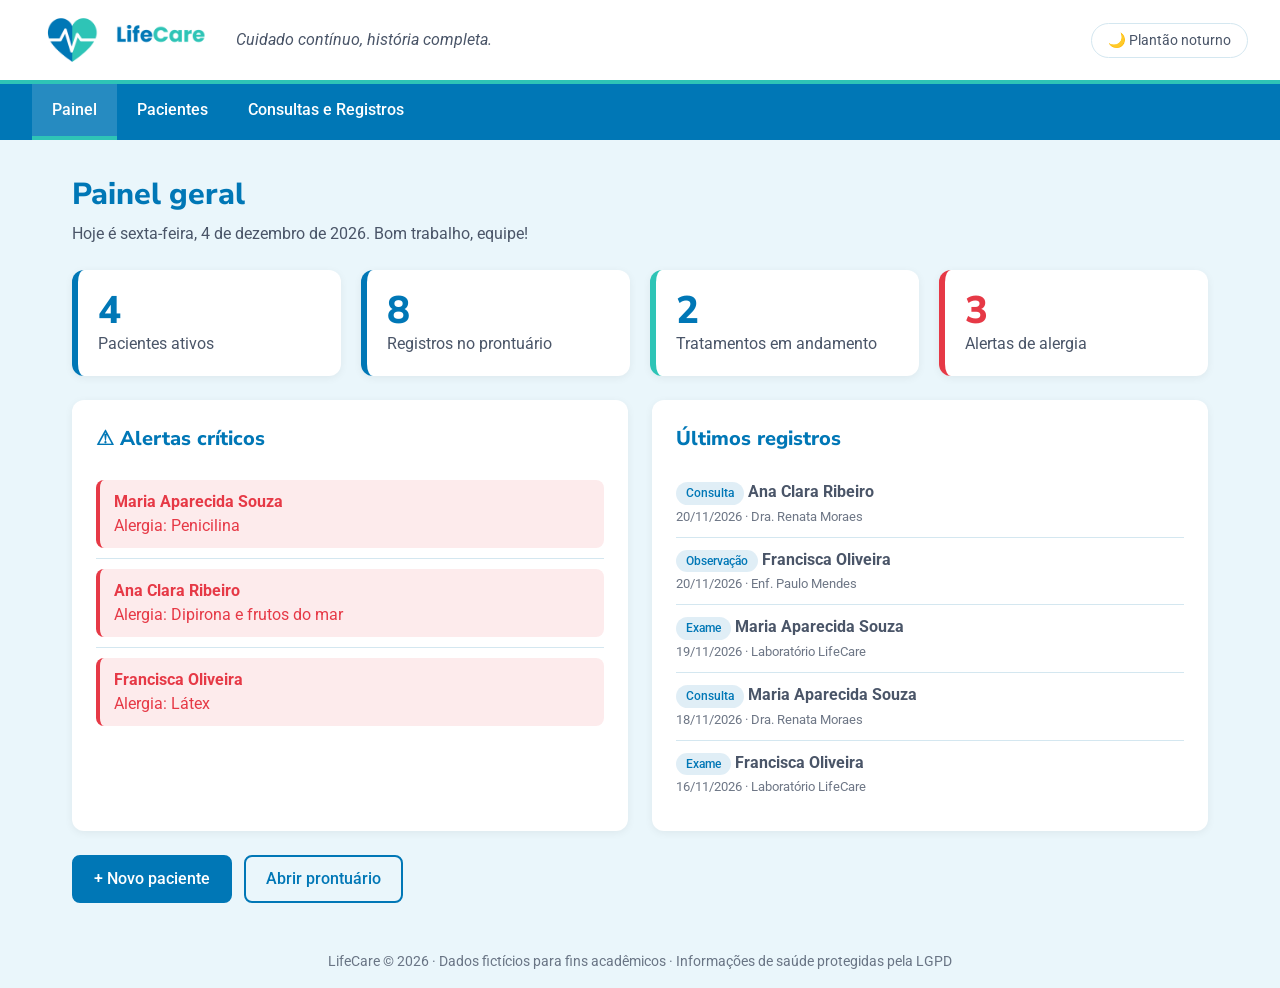
<file: index.html>
<!DOCTYPE html>
<html lang="pt-BR">
<head>
  <meta charset="UTF-8">
  <meta name="viewport" content="width=device-width, initial-scale=1.0">
  <title>LifeCare | Painel</title>
  <link rel="icon" href="assets/icone.png">
  <link rel="preconnect" href="https://fonts.googleapis.com">
  <link rel="preconnect" href="https://fonts.gstatic.com" crossorigin>
  <link href="https://fonts.googleapis.com/css2?family=Nunito+Sans:wght@700;800&family=Roboto:wght@400;500;700&display=swap" rel="stylesheet">
  <link rel="stylesheet" href="estilo.css">
</head>
<body>
  <header class="topo">
    <a href="index.html" class="logo">
      <img src="assets/logo.png" alt="LifeCare">
    </a>
    <p class="slogan">Cuidado contínuo, história completa.</p>
    <button id="botaoTema" class="botao-tema">🌙 Plantão noturno</button>
  </header>

  <nav class="menu">
    <a href="index.html" class="ativo">Painel</a>
    <a href="pacientes.html">Pacientes</a>
    <a href="consultas.html">Consultas e Registros</a>
  </nav>

  <main class="conteudo">
    <section class="cabecalho-pagina">
      <h1>Painel geral</h1>
      <p id="dataHoje"></p>
    </section>

    <section class="cartoes">
      <div class="cartao">
        <span class="cartao-numero" id="totalAtivos">0</span>
        <span class="cartao-titulo">Pacientes ativos</span>
      </div>
      <div class="cartao">
        <span class="cartao-numero" id="totalRegistros">0</span>
        <span class="cartao-titulo">Registros no prontuário</span>
      </div>
      <div class="cartao cartao-verde">
        <span class="cartao-numero" id="totalTratamentos">0</span>
        <span class="cartao-titulo">Tratamentos em andamento</span>
      </div>
      <div class="cartao cartao-alerta">
        <span class="cartao-numero" id="totalAlergias">0</span>
        <span class="cartao-titulo">Alertas de alergia</span>
      </div>
    </section>

    <section class="paineis">
      <div class="painel">
        <h2>⚠ Alertas críticos</h2>
        <ul id="listaAlertas" class="lista"></ul>
      </div>
      <div class="painel">
        <h2>Últimos registros</h2>
        <ul id="listaUltimos" class="lista"></ul>
      </div>
    </section>

    <section class="atalhos">
      <a href="pacientes.html" class="botao">+ Novo paciente</a>
      <a href="consultas.html" class="botao botao-secundario">Abrir prontuário</a>
    </section>
  </main>

  <footer class="rodape">
    LifeCare © 2026 · Dados fictícios para fins acadêmicos · Informações de saúde protegidas pela LGPD
  </footer>

  <div id="mensagem" class="mensagem"></div>

  <script src="script.js"></script>
</body>
</html>
</file>
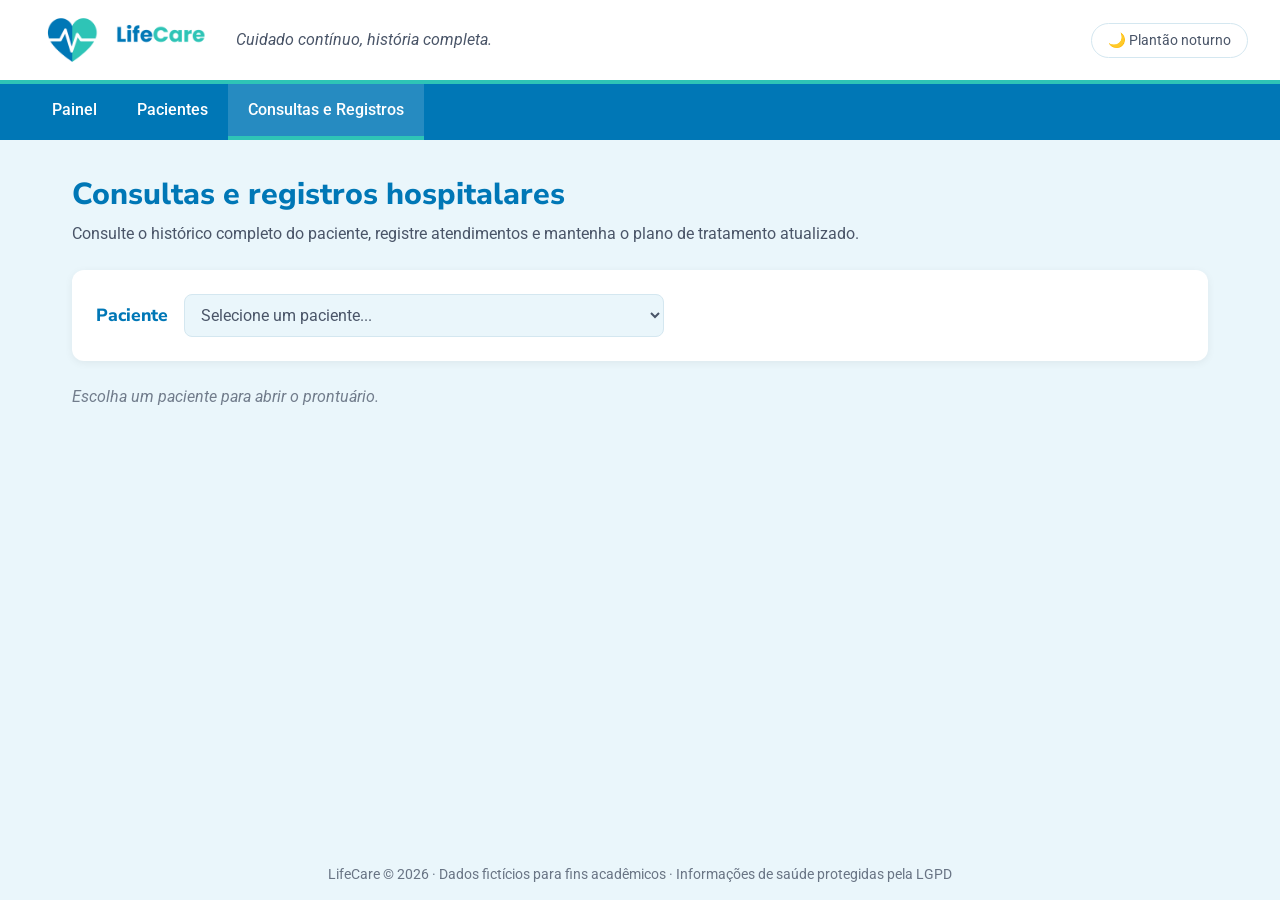
<file: consultas.html>
<!DOCTYPE html>
<html lang="pt-BR">
<head>
  <meta charset="UTF-8">
  <meta name="viewport" content="width=device-width, initial-scale=1.0">
  <title>LifeCare | Consultas e Registros</title>
  <link rel="icon" href="assets/icone.png">
  <link rel="preconnect" href="https://fonts.googleapis.com">
  <link rel="preconnect" href="https://fonts.gstatic.com" crossorigin>
  <link href="https://fonts.googleapis.com/css2?family=Nunito+Sans:wght@700;800&family=Roboto:wght@400;500;700&display=swap" rel="stylesheet">
  <link rel="stylesheet" href="estilo.css">
</head>
<body>
  <header class="topo">
    <a href="index.html" class="logo">
      <img src="assets/logo.png" alt="LifeCare">
    </a>
    <p class="slogan">Cuidado contínuo, história completa.</p>
    <button id="botaoTema" class="botao-tema">🌙 Plantão noturno</button>
  </header>

  <nav class="menu">
    <a href="index.html">Painel</a>
    <a href="pacientes.html">Pacientes</a>
    <a href="consultas.html" class="ativo">Consultas e Registros</a>
  </nav>

  <main class="conteudo">
    <section class="cabecalho-pagina">
      <h1>Consultas e registros hospitalares</h1>
      <p>Consulte o histórico completo do paciente, registre atendimentos e mantenha o plano de tratamento atualizado.</p>
    </section>

    <section class="painel seletor">
      <label for="selecaoPaciente">Paciente</label>
      <select id="selecaoPaciente">
        <option value="">Selecione um paciente...</option>
      </select>
    </section>

    <p id="avisoInicial" class="vazio">Escolha um paciente para abrir o prontuário.</p>

    <div id="prontuario" class="prontuario-grade escondido">
      <div class="coluna">
        <section class="painel ficha">
          <div id="alertaAlergia" class="alerta-critico escondido"></div>
          <h2 id="fichaNome"></h2>
          <div class="ficha-dados">
            <p><strong>Idade:</strong> <span id="fichaIdade"></span></p>
            <p><strong>Sexo:</strong> <span id="fichaSexo"></span></p>
            <p><strong>CPF:</strong> <span id="fichaCpf"></span></p>
            <p><strong>Tipo sanguíneo:</strong> <span id="fichaSangue"></span></p>
            <p><strong>Convênio:</strong> <span id="fichaConvenio"></span></p>
            <p><strong>Telefone:</strong> <span id="fichaTelefone"></span></p>
            <p><strong>Cadastro:</strong> <span id="fichaCadastro"></span></p>
          </div>
          <h3>Histórico médico</h3>
          <p id="fichaHistorico" class="texto-clinico"></p>
        </section>

        <section class="painel">
          <h2>Plano de tratamento</h2>
          <textarea id="plano" rows="4" placeholder="Descreva o plano de tratamento atual..."></textarea>
          <button id="botaoPlano" class="botao">Atualizar plano</button>
        </section>
      </div>

      <div class="coluna">
        <section class="painel">
          <h2 id="tituloRegistro">Novo registro</h2>
          <form id="formRegistro" class="formulario">
            <div class="campo">
              <label for="tipo">Tipo</label>
              <select id="tipo">
                <option>Consulta</option>
                <option>Exame</option>
                <option>Tratamento</option>
                <option>Observação</option>
              </select>
            </div>
            <div class="campo">
              <label for="data">Data *</label>
              <input type="date" id="data" required>
            </div>
            <div class="campo">
              <label for="profissional">Profissional *</label>
              <input type="text" id="profissional" placeholder="Ex.: Dra. Renata Moraes" required>
            </div>
            <div class="campo">
              <label for="situacao">Situação</label>
              <select id="situacao">
                <option>Concluído</option>
                <option>Em andamento</option>
              </select>
            </div>
            <div class="campo campo-inteiro">
              <label for="descricao">Descrição ou resultado *</label>
              <textarea id="descricao" rows="3" placeholder="Queixa, conduta, resultado do exame..." required></textarea>
            </div>
            <div class="acoes-formulario">
              <button type="submit" id="botaoRegistro" class="botao">Adicionar ao prontuário</button>
              <button type="button" id="botaoCancelarRegistro" class="botao botao-secundario escondido">Cancelar edição</button>
            </div>
          </form>
        </section>

        <section class="painel">
          <div class="barra-busca">
            <h2>Histórico de atendimentos</h2>
            <select id="filtroTipo">
              <option value="todos">Todos os tipos</option>
              <option>Consulta</option>
              <option>Exame</option>
              <option>Tratamento</option>
              <option>Observação</option>
            </select>
          </div>
          <ul id="linhaDoTempo" class="linha-do-tempo"></ul>
        </section>
      </div>
    </div>
  </main>

  <footer class="rodape">
    LifeCare © 2026 · Dados fictícios para fins acadêmicos · Informações de saúde protegidas pela LGPD
  </footer>

  <div id="mensagem" class="mensagem"></div>

  <script src="script.js"></script>
</body>
</html>
</file>
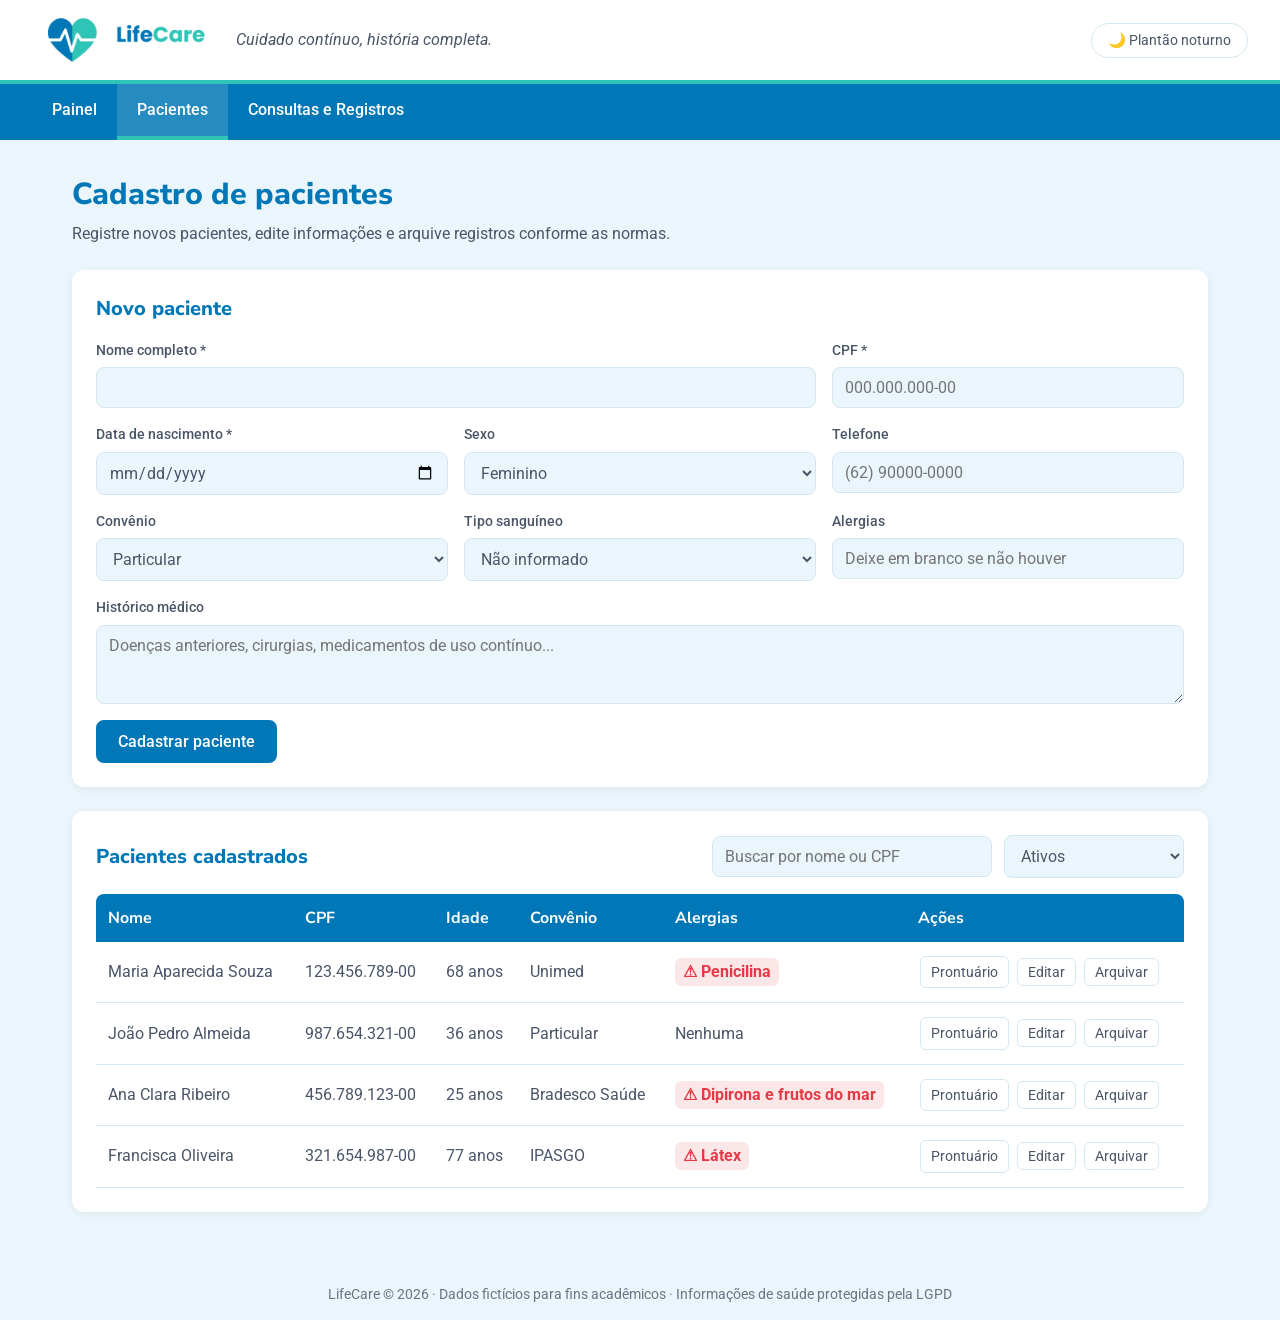
<file: pacientes.html>
<!DOCTYPE html>
<html lang="pt-BR">
<head>
  <meta charset="UTF-8">
  <meta name="viewport" content="width=device-width, initial-scale=1.0">
  <title>LifeCare | Pacientes</title>
  <link rel="icon" href="assets/icone.png">
  <link rel="preconnect" href="https://fonts.googleapis.com">
  <link rel="preconnect" href="https://fonts.gstatic.com" crossorigin>
  <link href="https://fonts.googleapis.com/css2?family=Nunito+Sans:wght@700;800&family=Roboto:wght@400;500;700&display=swap" rel="stylesheet">
  <link rel="stylesheet" href="estilo.css">
</head>
<body>
  <header class="topo">
    <a href="index.html" class="logo">
      <img src="assets/logo.png" alt="LifeCare">
    </a>
    <p class="slogan">Cuidado contínuo, história completa.</p>
    <button id="botaoTema" class="botao-tema">🌙 Plantão noturno</button>
  </header>

  <nav class="menu">
    <a href="index.html">Painel</a>
    <a href="pacientes.html" class="ativo">Pacientes</a>
    <a href="consultas.html">Consultas e Registros</a>
  </nav>

  <main class="conteudo">
    <section class="cabecalho-pagina">
      <h1>Cadastro de pacientes</h1>
      <p>Registre novos pacientes, edite informações e arquive registros conforme as normas.</p>
    </section>

    <section class="painel">
      <h2 id="tituloFormulario">Novo paciente</h2>
      <form id="formPaciente" class="formulario">
        <div class="campo campo-grande">
          <label for="nome">Nome completo *</label>
          <input type="text" id="nome" required>
        </div>
        <div class="campo">
          <label for="cpf">CPF *</label>
          <input type="text" id="cpf" placeholder="000.000.000-00" maxlength="14" pattern="\d{3}\.\d{3}\.\d{3}-\d{2}" title="Use o formato 000.000.000-00" required>
        </div>
        <div class="campo">
          <label for="nascimento">Data de nascimento *</label>
          <input type="date" id="nascimento" required>
        </div>
        <div class="campo">
          <label for="sexo">Sexo</label>
          <select id="sexo">
            <option>Feminino</option>
            <option>Masculino</option>
            <option>Outro</option>
          </select>
        </div>
        <div class="campo">
          <label for="telefone">Telefone</label>
          <input type="tel" id="telefone" placeholder="(62) 90000-0000">
        </div>
        <div class="campo">
          <label for="convenio">Convênio</label>
          <select id="convenio">
            <option>Particular</option>
            <option>Unimed</option>
            <option>Bradesco Saúde</option>
            <option>SulAmérica</option>
            <option>Amil</option>
            <option>IPASGO</option>
          </select>
        </div>
        <div class="campo">
          <label for="sangue">Tipo sanguíneo</label>
          <select id="sangue">
            <option>Não informado</option>
            <option>A+</option>
            <option>A-</option>
            <option>B+</option>
            <option>B-</option>
            <option>AB+</option>
            <option>AB-</option>
            <option>O+</option>
            <option>O-</option>
          </select>
        </div>
        <div class="campo">
          <label for="alergias">Alergias</label>
          <input type="text" id="alergias" placeholder="Deixe em branco se não houver">
        </div>
        <div class="campo campo-inteiro">
          <label for="historico">Histórico médico</label>
          <textarea id="historico" rows="3" placeholder="Doenças anteriores, cirurgias, medicamentos de uso contínuo..."></textarea>
        </div>
        <div class="acoes-formulario">
          <button type="submit" id="botaoSalvar" class="botao">Cadastrar paciente</button>
          <button type="button" id="botaoCancelar" class="botao botao-secundario escondido">Cancelar edição</button>
        </div>
      </form>
    </section>

    <section class="painel">
      <div class="barra-busca">
        <h2>Pacientes cadastrados</h2>
        <input type="search" id="busca" placeholder="Buscar por nome ou CPF">
        <select id="filtroStatus">
          <option value="ativo">Ativos</option>
          <option value="arquivado">Arquivados</option>
          <option value="todos">Todos</option>
        </select>
      </div>
      <div class="tabela-container">
        <table class="tabela">
          <thead>
            <tr>
              <th>Nome</th>
              <th>CPF</th>
              <th>Idade</th>
              <th>Convênio</th>
              <th>Alergias</th>
              <th>Ações</th>
            </tr>
          </thead>
          <tbody id="corpoTabela"></tbody>
        </table>
      </div>
      <p id="semResultados" class="vazio escondido">Nenhum paciente encontrado.</p>
    </section>
  </main>

  <footer class="rodape">
    LifeCare © 2026 · Dados fictícios para fins acadêmicos · Informações de saúde protegidas pela LGPD
  </footer>

  <div id="mensagem" class="mensagem"></div>

  <script src="script.js"></script>
</body>
</html>
</file>
<file: estilo.css>
/* ==================================================================
   PARTE 1 — INTERFACE E DASHBOARD
   Base visual usada pelas 3 páginas e o Painel (index.html)
   ================================================================== */

/* Parte 1 — Base: reset, cores (variáveis) e fontes */
* {
  margin: 0;
  padding: 0;
  box-sizing: border-box;
}

:root {
  --azul: #0077B6;
  --azul-escuro: #005F92;
  --verde: #2EC4B6;
  --vermelho: #E63946;
  --fundo: #EAF6FB;
  --cartao: #FFFFFF;
  --texto: #4A5568;
  --titulo: #0077B6;
  --borda: #D4E7F0;
  --menu: #0077B6;
}

body.noturno {
  --fundo: #0E1A22;
  --cartao: #16262F;
  --texto: #C5D3DC;
  --titulo: #6CC4F0;
  --borda: #25404E;
  --menu: #0B3550;
}

body {
  font-family: "Roboto", Arial, sans-serif;
  background-color: var(--fundo);
  color: var(--texto);
  line-height: 1.5;
  min-height: 100vh;
  display: flex;
  flex-direction: column;
  transition: background-color 0.3s;
}

h1, h2, h3 {
  font-family: "Nunito Sans", Arial, sans-serif;
  font-weight: 800;
  color: var(--titulo);
}

h1 {
  font-size: 1.9rem;
}

h2 {
  font-size: 1.25rem;
  margin-bottom: 16px;
}

/* Parte 1 — Cabeçalho, logo, botão de tema e menu */
.topo {
  display: flex;
  align-items: center;
  gap: 24px;
  padding: 14px 32px;
  background-color: var(--cartao);
  border-bottom: 4px solid var(--verde);
}

.logo img {
  height: 52px;
  display: block;
}

.slogan {
  flex: 1;
  font-style: italic;
}

.botao-tema {
  background-color: transparent;
  color: var(--texto);
  border: 1px solid var(--borda);
  border-radius: 20px;
  padding: 8px 16px;
  font-family: inherit;
  font-size: 0.9rem;
  cursor: pointer;
}

.botao-tema:hover {
  border-color: var(--verde);
}

.menu {
  display: flex;
  padding: 0 32px;
  background-color: var(--menu);
  overflow-x: auto;
}

.menu a {
  color: #FFFFFF;
  text-decoration: none;
  padding: 14px 20px;
  font-weight: 500;
  white-space: nowrap;
  border-bottom: 4px solid transparent;
}

.menu a:hover {
  background-color: rgba(255, 255, 255, 0.12);
}

.menu a.ativo {
  border-bottom-color: var(--verde);
  background-color: rgba(255, 255, 255, 0.15);
}

/* Parte 1 — Estrutura das páginas e Painel (cartões, painéis e listas) */
.conteudo {
  width: 100%;
  max-width: 1200px;
  margin: 0 auto;
  padding: 32px;
  flex: 1;
}

.cabecalho-pagina {
  margin-bottom: 24px;
}

.cabecalho-pagina p {
  margin-top: 4px;
}

.cartoes {
  display: grid;
  grid-template-columns: repeat(4, 1fr);
  gap: 20px;
  margin-bottom: 24px;
}

.cartao {
  display: flex;
  flex-direction: column;
  background-color: var(--cartao);
  border-left: 6px solid var(--azul);
  border-radius: 12px;
  padding: 20px;
  box-shadow: 0 2px 8px rgba(0, 0, 0, 0.06);
}

.cartao-numero {
  font-family: "Nunito Sans", Arial, sans-serif;
  font-size: 2.4rem;
  font-weight: 800;
  line-height: 1.1;
  color: var(--titulo);
}

.cartao-verde {
  border-left-color: var(--verde);
}

.cartao-alerta {
  border-left-color: var(--vermelho);
}

.cartao-alerta .cartao-numero {
  color: var(--vermelho);
}

.painel {
  background-color: var(--cartao);
  border-radius: 12px;
  padding: 24px;
  margin-bottom: 24px;
  box-shadow: 0 2px 8px rgba(0, 0, 0, 0.06);
}

.paineis {
  display: grid;
  grid-template-columns: 1fr 1fr;
  gap: 24px;
}

.lista {
  list-style: none;
}

.lista li {
  padding: 10px 0;
  border-bottom: 1px solid var(--borda);
}

.lista li:last-child {
  border-bottom: none;
}

.item-alerta a {
  display: flex;
  flex-direction: column;
  padding: 10px 14px;
  border-left: 4px solid var(--vermelho);
  border-radius: 8px;
  background-color: rgba(230, 57, 70, 0.1);
  color: var(--vermelho);
  text-decoration: none;
}

.item-alerta a:hover {
  background-color: rgba(230, 57, 70, 0.18);
}

.item-registro {
  display: flex;
  flex-direction: column;
  gap: 2px;
}

.item-registro small {
  opacity: 0.8;
}

.atalhos {
  display: flex;
  gap: 12px;
  flex-wrap: wrap;
}

/* Parte 1 — Botões, formulários, busca e etiquetas (usados pelas 3 páginas) */
.botao {
  display: inline-block;
  background-color: var(--azul);
  color: #FFFFFF;
  border: 2px solid var(--azul);
  border-radius: 8px;
  padding: 10px 20px;
  font-family: inherit;
  font-size: 1rem;
  font-weight: 500;
  text-decoration: none;
  cursor: pointer;
}

.botao:hover {
  background-color: var(--azul-escuro);
  border-color: var(--azul-escuro);
}

.botao-secundario {
  background-color: transparent;
  color: var(--titulo);
  border-color: var(--titulo);
}

.botao-secundario:hover {
  background-color: rgba(0, 119, 182, 0.1);
  border-color: var(--titulo);
}

.botao-pequeno {
  display: inline-block;
  background-color: var(--cartao);
  color: var(--texto);
  border: 1px solid var(--borda);
  border-radius: 6px;
  padding: 5px 10px;
  margin: 2px;
  font-family: inherit;
  font-size: 0.85rem;
  text-decoration: none;
  cursor: pointer;
}

.botao-pequeno:hover {
  border-color: var(--azul);
  color: var(--titulo);
}

.botao-perigo {
  color: var(--vermelho);
  border-color: var(--vermelho);
}

.formulario {
  display: grid;
  grid-template-columns: repeat(3, 1fr);
  gap: 16px;
}

.campo {
  display: flex;
  flex-direction: column;
  gap: 6px;
}

.campo-grande {
  grid-column: span 2;
}

.campo-inteiro {
  grid-column: 1 / -1;
}

label {
  font-size: 0.9rem;
  font-weight: 500;
}

input,
select,
textarea {
  width: 100%;
  padding: 10px 12px;
  border: 1px solid var(--borda);
  border-radius: 8px;
  background-color: var(--fundo);
  color: var(--texto);
  font-family: inherit;
  font-size: 1rem;
}

input:focus,
select:focus,
textarea:focus {
  outline: 2px solid var(--azul);
  border-color: transparent;
}

textarea {
  resize: vertical;
}

.acoes-formulario {
  grid-column: 1 / -1;
  display: flex;
  gap: 12px;
}

.barra-busca {
  display: flex;
  align-items: center;
  flex-wrap: wrap;
  gap: 12px;
  margin-bottom: 16px;
}

.barra-busca h2 {
  flex: 1;
  margin-bottom: 0;
}

.barra-busca input {
  max-width: 280px;
}

.barra-busca select {
  max-width: 180px;
}

.etiqueta {
  display: inline-block;
  padding: 2px 10px;
  border-radius: 20px;
  background-color: rgba(0, 119, 182, 0.12);
  color: var(--titulo);
  font-size: 0.78rem;
  font-weight: 500;
}

.etiqueta-cinza {
  background-color: rgba(74, 85, 104, 0.15);
  color: var(--texto);
}

.situacao {
  display: inline-block;
  padding: 2px 10px;
  border-radius: 20px;
  font-size: 0.78rem;
  font-weight: 500;
}

.situacao.andamento {
  background-color: rgba(46, 196, 182, 0.18);
  color: #12877C;
}

.situacao.concluido {
  background-color: rgba(74, 85, 104, 0.12);
  color: var(--texto);
}

body.noturno .situacao.andamento {
  color: var(--verde);
}

/* Parte 1 — Utilitários, rodapé e caixinha de mensagem */
.vazio {
  font-style: italic;
  opacity: 0.75;
}

.escondido {
  display: none !important;
}

.rodape {
  text-align: center;
  padding: 16px;
  font-size: 0.85rem;
  opacity: 0.8;
}

.mensagem {
  position: fixed;
  right: 24px;
  bottom: 24px;
  max-width: 360px;
  padding: 14px 20px;
  border-radius: 10px;
  font-weight: 500;
  box-shadow: 0 6px 20px rgba(0, 0, 0, 0.2);
  opacity: 0;
  transform: translateY(20px);
  pointer-events: none;
  transition: opacity 0.3s, transform 0.3s;
}

.mensagem.visivel {
  opacity: 1;
  transform: translateY(0);
}

.mensagem.sucesso {
  background-color: var(--verde);
  color: #05302B;
}

.mensagem.erro {
  background-color: #4A5568;
  color: #FFFFFF;
  border-left: 6px solid var(--vermelho);
}

/* Parte 1 — Responsivo (tablet e celular) */
@media (max-width: 900px) {
  .cartoes {
    grid-template-columns: repeat(2, 1fr);
  }

  .paineis {
    grid-template-columns: 1fr;
  }

  .formulario {
    grid-template-columns: 1fr;
  }

  .campo-grande {
    grid-column: auto;
  }

  .slogan {
    display: none;
  }

  .topo {
    justify-content: space-between;
  }
}

@media (max-width: 560px) {
  .topo,
  .menu {
    padding-left: 16px;
    padding-right: 16px;
  }

  .conteudo {
    padding: 20px 16px;
  }

  .logo img {
    height: 40px;
  }

  .menu a {
    padding: 12px 12px;
    font-size: 0.95rem;
  }

  .cartao-numero {
    font-size: 2rem;
  }

  .barra-busca input,
  .barra-busca select {
    max-width: none;
  }
}


/* ==================================================================
   PARTE 2 — CADASTRO DE PACIENTES
   Estilos da página pacientes.html
   ================================================================== */

/* Parte 2 — Tabela de pacientes e alerta de alergia */
.tabela-container {
  overflow-x: auto;
}

.tabela {
  width: 100%;
  border-collapse: collapse;
  min-width: 720px;
}

.tabela th {
  background-color: var(--menu);
  color: #FFFFFF;
  font-family: "Nunito Sans", Arial, sans-serif;
  font-weight: 700;
  text-align: left;
  padding: 12px;
}

.tabela th:first-child {
  border-top-left-radius: 8px;
}

.tabela th:last-child {
  border-top-right-radius: 8px;
}

.tabela td {
  padding: 12px;
  border-bottom: 1px solid var(--borda);
  vertical-align: middle;
  white-space: nowrap;
}

.tabela tbody tr:hover {
  background-color: rgba(0, 119, 182, 0.05);
}

.tabela tr.arquivado {
  opacity: 0.65;
}

.alerta-alergia {
  display: inline-block;
  padding: 2px 8px;
  border-radius: 6px;
  background-color: rgba(230, 57, 70, 0.12);
  color: var(--vermelho);
  font-weight: 700;
}

#semResultados {
  margin-top: 16px;
}


/* ==================================================================
   PARTE 3 — CONSULTAS E REGISTROS HOSPITALARES
   Estilos da página consultas.html
   ================================================================== */

/* Parte 3 — Seleção do paciente e layout do prontuário */
.seletor {
  display: flex;
  align-items: center;
  gap: 16px;
}

.seletor label {
  font-family: "Nunito Sans", Arial, sans-serif;
  font-size: 1.1rem;
  font-weight: 800;
  color: var(--titulo);
}

.seletor select {
  max-width: 480px;
}

.prontuario-grade {
  display: grid;
  grid-template-columns: 1fr 1.5fr;
  gap: 24px;
  align-items: start;
}

/* Parte 3 — Alerta crítico de alergia */
.alerta-critico {
  background: var(--vermelho) url("assets/alerta.gif") no-repeat 14px center / 30px;
  color: #FFFFFF;
  font-size: 1.1rem;
  font-weight: 700;
  padding: 14px 18px 14px 54px;
  border-radius: 8px;
  margin-bottom: 16px;
}

/* Parte 3 — Ficha do paciente, plano e formulário de registro */
.ficha-dados {
  display: grid;
  grid-template-columns: 1fr 1fr;
  gap: 6px 16px;
  margin-bottom: 16px;
}

.ficha h3 {
  font-size: 1rem;
  margin-bottom: 6px;
}

.texto-clinico {
  white-space: pre-line;
}

#plano {
  margin-bottom: 12px;
}

#formRegistro {
  grid-template-columns: 1fr 1fr;
}

/* Parte 3 — Histórico de atendimentos (ícones da pasta assets) */
.linha-do-tempo {
  list-style: none;
}

.registro {
  background: var(--fundo) url("assets/concluido.png") no-repeat 14px 14px / 22px;
  border-radius: 10px;
  padding: 14px 16px 14px 48px;
  margin-bottom: 14px;
}

.registro.andamento {
  background-image: url("assets/andamento.png");
}

.registro-topo {
  display: flex;
  align-items: center;
  flex-wrap: wrap;
  gap: 8px;
  margin-bottom: 8px;
}

.registro-data {
  margin-left: auto;
  font-weight: 500;
}

.registro-rodape {
  display: flex;
  justify-content: space-between;
  align-items: center;
  flex-wrap: wrap;
  gap: 8px;
  margin-top: 10px;
  font-size: 0.9rem;
}

/* Parte 3 — Responsivo (tablet e celular) */
@media (max-width: 900px) {
  .prontuario-grade {
    grid-template-columns: 1fr;
  }

  .seletor {
    flex-direction: column;
    align-items: stretch;
  }

  .seletor select {
    max-width: none;
  }

  #formRegistro {
    grid-template-columns: 1fr;
  }
}

@media (max-width: 560px) {
  .ficha-dados {
    grid-template-columns: 1fr;
  }
}
</file>
